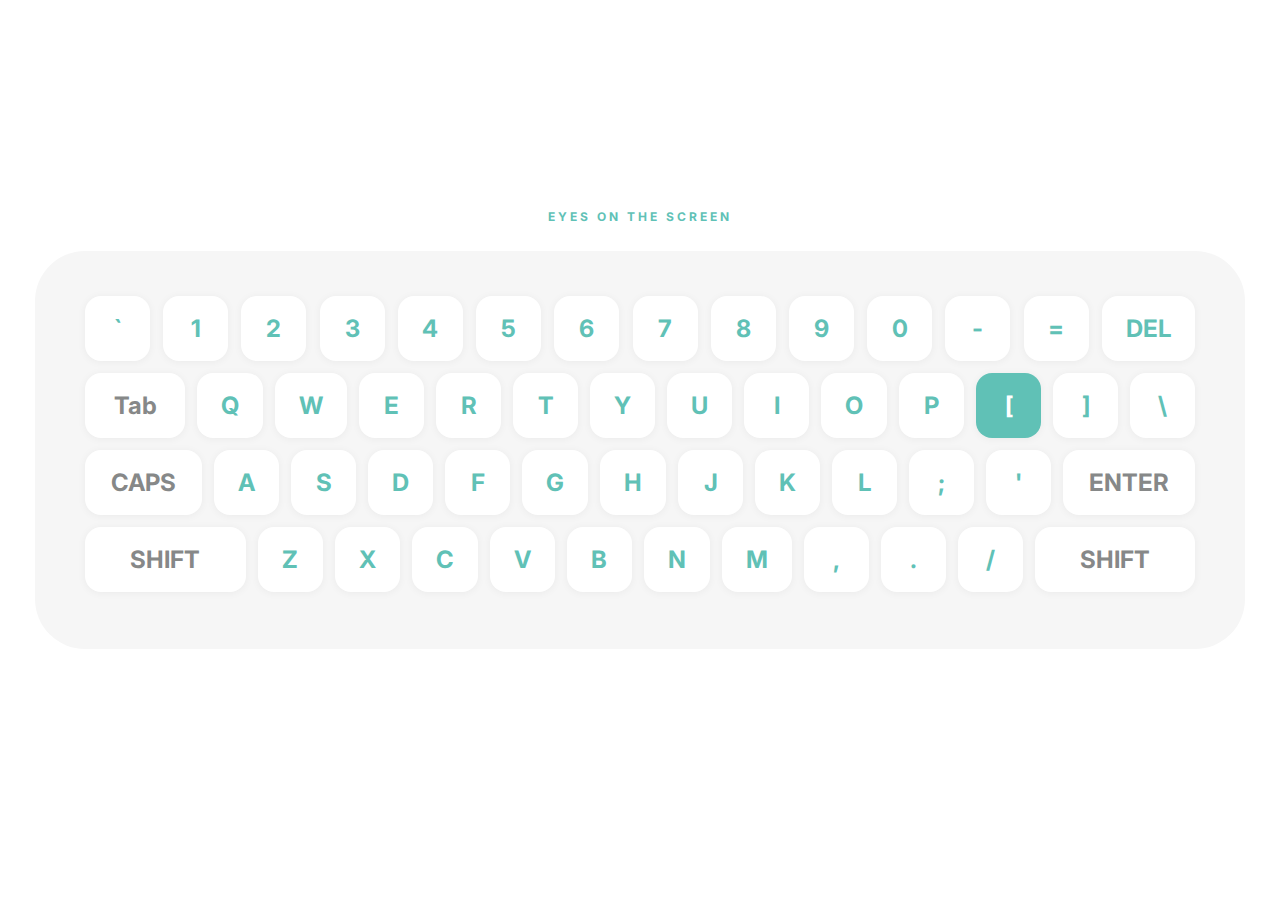
<file: dayFour/index.html>
<!DOCTYPE html>
<html lang="en">

<head>
  <meta charset="UTF-8">
  <meta http-equiv="X-UA-Compatible" content="IE=edge">
  <meta name="viewport" content="width=device-width, initial-scale=1.0">
  <title>04 - Eyes on the Screen || Advent of JavaScript</title>
  <link rel="stylesheet" href="styles.css">
</head>

<body>
  <div class="keyboard">
    <h1>Eyes on the Screen</h1>
    <div class="row">
      <button class="key" data-key="`" id="0">`</button>
      <button class="key" data-key="1" id="1">1</button>
      <button class="key" data-key="2" id="2">2</button>
      <button class="key" data-key="3" id="3">3</button>
      <button class="key" data-key="4" id="4">4</button>
      <button class="key" data-key="5" id="5">5</button>
      <button class="key" data-key="6" id="6">6</button>
      <button class="key" data-key="7" id="7">7</button>
      <button class="key" data-key="8" id="8">8</button>
      <button class="key" data-key="9" id="9">9</button>
      <button class="key" data-key="0" id="10">0</button>
      <button class="key" data-key="-" id="11">-</button>
      <button class="key" data-key="=" id="12">=</button>
      <button class="key" data-key="BACKSPACE" id="13">DEL</button>
    </div>
    <div class="row">
      <button class="key utility" data-key="TAB" id="14">Tab</button>
      <button class="key" data-key="Q" id="15">Q</button>
      <button class="key" data-key="W" id="16">W</button>
      <button class="key" data-key="E" id="17">E</button>
      <button class="key" data-key="R" id="18">R</button>
      <button class="key" data-key="T" id="19">T</button>
      <button class="key" data-key="Y" id="20">Y</button>
      <button class="key" data-key="U" id="21">U</button>
      <button class="key" data-key="I" id="22">I</button>
      <button class="key" data-key="O" id="23">O</button>
      <button class="key" data-key="P" id="24">P</button>
      <button class="key" data-key="[" id="25">[</button>
      <button class="key" data-key="]" id="26">]</button>
      <button class="key" data-key="\" id="27">\</button>
    </div>
    <div class="row">
      <button class="key utility" data-key="CAPSLOCK" id="28">CAPS</button>
      <button class="key" data-key="A" id="29">A</button>
      <button class="key" data-key="S" id="30">S</button>
      <button class="key" data-key="D" id="31">D</button>
      <button class="key" data-key="F" id="32">F</button>
      <button class="key" data-key="G" id="33">G</button>
      <button class="key" data-key="H" id="34">H</button>
      <button class="key" data-key="J" id="35">J</button>
      <button class="key" data-key="K" id="36">K</button>
      <button class="key" data-key="L" id="37">L</button>
      <button class="key" data-key=";" id="38">;</button>
      <button class="key" data-key="'" id="39">'</button>
      <button class="key utility" data-key="ENTER" id="40">ENTER</button>
    </div>
    <div class="row">
      <button class="key utility" data-key="SHIFT" id="41">SHIFT</button>
      <button class="key" data-key="Z" id="42">Z</button>
      <button class="key" data-key="X" id="43">X</button>
      <button class="key" data-key="C" id="44">C</button>
      <button class="key" data-key="V" id="45">V</button>
      <button class="key" data-key="B" id="46">B</button>
      <button class="key" data-key="N" id="47">N</button>
      <button class="key" data-key="M" id="48">M</button>
      <button class="key" data-key="," id="49">,</button>
      <button class="key" data-key="." id="50">.</button>
      <button class="key" data-key="/" id="51">/</button>
      <button class="key utility" data-key="SHIFT" id="52">SHIFT</button>
    </div>
  </div>
  <script src="app.js"></script>
</body>

</html>
</file>
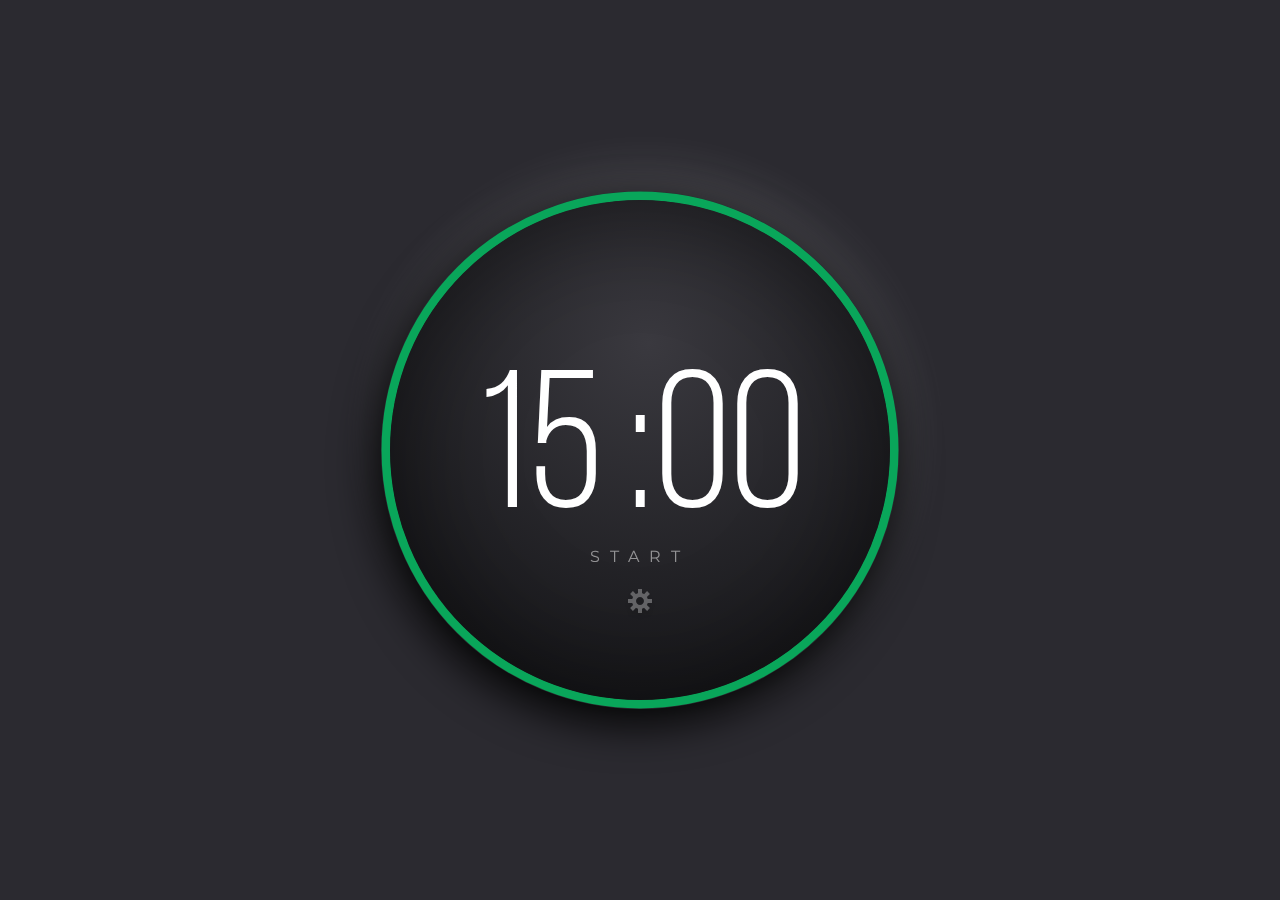
<file: dayOne/index.html>
<!DOCTYPE html>
<html lang="en">

<head>
  <meta charset="UTF-8">
  <meta http-equiv="X-UA-Compatible" content="IE=edge">
  <meta name="viewport" content="width=device-width, initial-scale=1.0">
  <title>01 - Pomodoro || Advent of JavaScript</title>
  <link rel="stylesheet" href="./styles.css" />
</head>

<body>

  <div class="wrapper">
    <div class="ring">
      <svg width="518" height="518" viewBox="0 0 518 518">
        <circle stroke-width="9px" x="0" y="y" cx="259" cy="259" r="254" />
      </svg>
    </div>

    <div class="timer">
      <div class="time">
        <div class="minutes">
          <input type="number" min="0" max="99" id="minute-value" value="15" disabled autocomplete="off"/>
        </div>
        <div class="colon">:</div>
        <div class="seconds">
          <input type="number" min="0" max="59" id="second-value" value="00" disabled autocomplete="off" />
        </div>
      </div>
      <button class="start" onclick=countdown() id=startButton>start</button>
      <button class="settings" onclick=edit()>
        <img src="images/gear.svg" alt="Settings" />
      </button>
    </div>
  </div>
<script src="./index.js"></script>
</body>

</html>
</file>
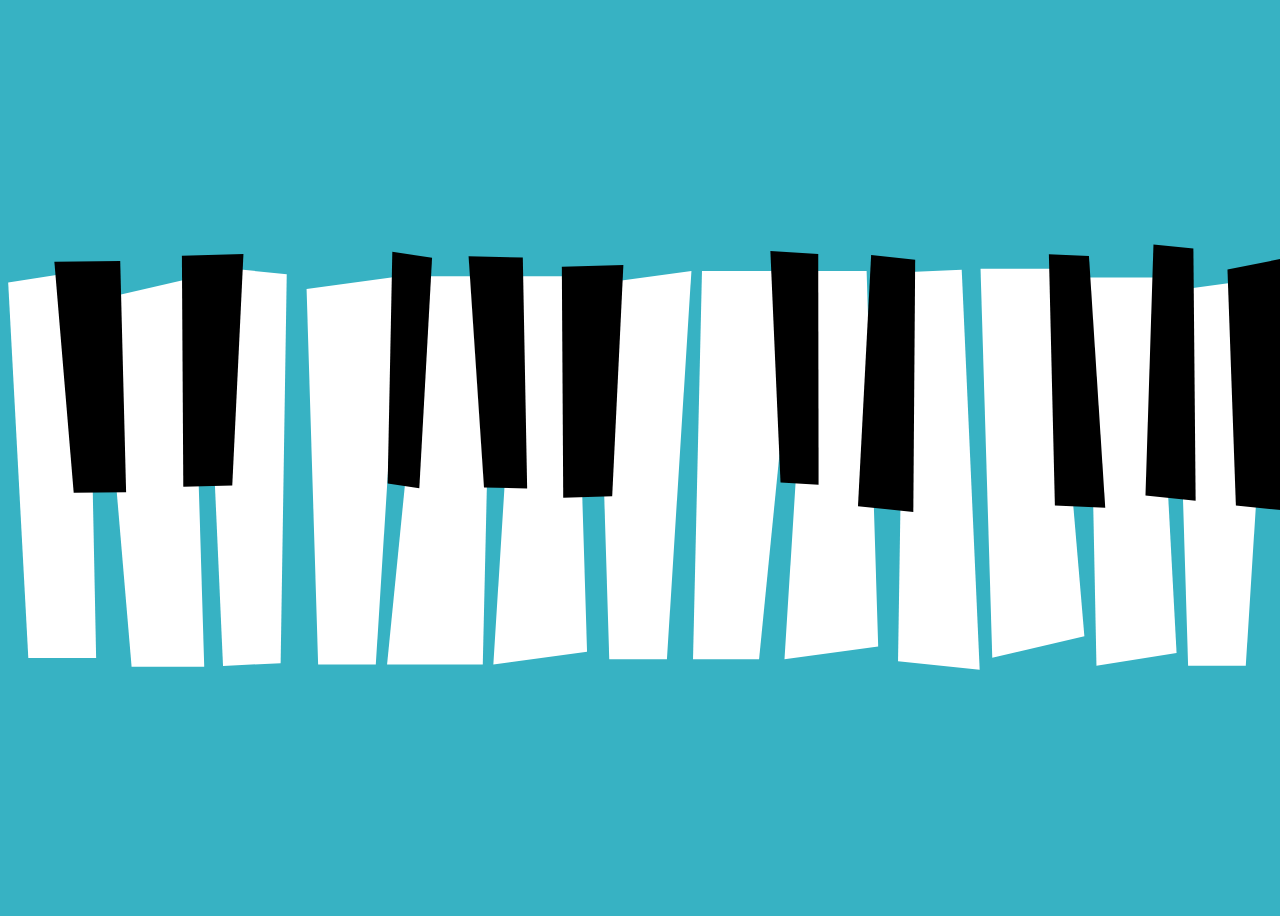
<file: dayThree/index.html>
<!DOCTYPE html>
<html lang="en">

<head>
  <meta charset="UTF-8">
  <meta http-equiv="X-UA-Compatible" content="IE=edge">
  <meta name="viewport" content="width=device-width, initial-scale=1.0">
  <title>03 - Piano || Advent of JavaScript</title>
  <link rel="stylesheet" href="./styles.css" />
</head>

<body>

  <div class="piano">
    <svg width="1387" height="467" viewBox="0 0 1387 467" fill="none" xmlns="http://www.w3.org/2000/svg">
      <!-- white keys -->
      <a href="#" onclick=play("key-1")>
        <path class="white-keys" d="M638.996 44.2128L740.544 30.4131L714.007 451.115H651.516L638.996 44.2128Z"  />
      </a>
      <a href="#" onclick=play("key-2")>
        <path class="white-keys"
          d="M627.456 442.886L525.908 456.686L552.445 35.9836L614.936 35.9836L627.456 442.886Z" />
      </a>
      <a href="#" onclick=play("key-3")>
        <path class="white-keys"
          d="M942.914 437.315L841.366 451.115L867.903 30.4131L930.395 30.4131L942.914 437.315Z" />
      </a>
      <a href="#" onclick=play("key-4")>
        <path class="white-keys"
          d="M323.538 49.7834L425.086 35.9836L398.549 456.686L336.057 456.686L323.538 49.7834Z" />
      </a>
      <a href="#" onclick=play("key-5")>
        <path class="white-keys" d="M1266.25 51.0879L1367.8 37.2881L1341.26 457.99H1278.77L1266.25 51.0879Z" />
      </a>
      <a href="#" onclick=play("key-6")>
        <path class="white-keys" d="M1266.25 444.19L1179.45 457.99L1170.96 37.2881L1244.45 37.2881L1266.25 444.19Z" />
      </a>
      <a href="#" onclick=play("key-7")>
        <path class="white-keys"
          d="M0.198484 42.9083L86.9996 29.1086L95.4927 449.811L22.0025 449.811L0.198484 42.9083Z" />
      </a>
      <a href="#" onclick=play("key-8")>
        <path class="white-keys"
          d="M1166.36 426.108L1066.54 449.292L1053.83 27.9453L1132.51 27.9451L1166.36 426.108Z" />
      </a>
      <a href="#" onclick=play("key-9")>
        <path class="white-keys" d="M100.091 60.9909L199.916 37.8068L212.62 459.154L133.938 459.154L100.091 60.9909Z" />
      </a>
      <a href="#" onclick=play("key-10")>
        <path class="white-keys"
          d="M1052.91 462.278L964.417 453.282L971.021 31.7954L1033.44 28.8389L1052.91 462.278Z" />
      </a>
      <a href="#" onclick=play("key-11")>
        <path class="white-keys" d="M213.545 24.821L302.035 33.8169L295.431 455.303L233.01 458.26L213.545 24.821Z" />
      </a>
      <a href="#" onclick=play("key-12")>
        <path class="white-keys" d="M751.992 30.4131L855.696 30.4131L813.855 451.115H742.286L751.992 30.4131Z" />
      </a>
      <a href="#" onclick=play("key-13")>
        <path class="white-keys" d="M514.46 456.686L410.756 456.686L452.597 35.9836L524.166 35.9836L514.46 456.686Z" />
      </a>

      <!-- black keys -->
      <a href="#" onclick=play("key-14")>
        <path class="black-keys" d="M50.2409 20.4357L121.598 19.5728L127.98 269.937L71.194 270.624L50.2409 20.4357Z" />
      </a>
      <a href="#" onclick=play("key-15")>
        <path class="black-keys" d="M255.13 11.8923L188.438 13.8596L189.947 264.228L243.021 262.663L255.13 11.8923Z" />
      </a>
      <a href="#" onclick=play("key-16")>
        <path class="black-keys" d="M666.823 23.7702L600.131 25.7375L601.64 276.106L654.713 274.541L666.823 23.7702Z" />
      </a>
      <a href="#" onclick=play("key-17")>
        <path class="black-keys" d="M416.443 9.5631L459.528 15.9547L445.694 265.656L411.407 260.57L416.443 9.5631Z" />
      </a>
      <a href="#" onclick=play("key-18")>
        <path class="black-keys"
          d="M826.095 8.69799L877.949 11.8464L878.363 262.021L837.098 259.516L826.095 8.69799Z" />
      </a>
      <a href="#" onclick=play("key-19")>
        <path class="black-keys"
          d="M980.986 291.443L921.019 285.153L935.293 13.1079L983.015 18.1132L980.986 291.443Z" />
      </a>
      <a href="#" onclick=play("key-20")>
        <path class="black-keys" d="M1188.97 286.865L1134.4 284.46L1127.89 12.187L1171.32 14.1007L1188.97 286.865Z" />
      </a>
      <a href="#" onclick=play("key-21")>
        <path class="black-keys" d="M1286.92 279.16L1232.57 273.722L1241.22 1.50762L1284.47 5.8349L1286.92 279.16Z" />
      </a>
      <a href="#" onclick=play("key-22")> 
        <path class="black-keys"
          d="M1384.88 289.883L1330.52 284.445L1321.41 28.6993L1382.42 16.5584L1384.88 289.883Z" />
      </a>
      <a href="#" onclick=play("key-23")>
        <path class="black-keys"
          d="M499.081 14.3453L557.845 15.7525L562.558 265.969L515.794 264.849L499.081 14.3453Z" />
      </a>
    </svg>

  </div>
  <script src="app.js"></script>
</body>

</html>
</file>
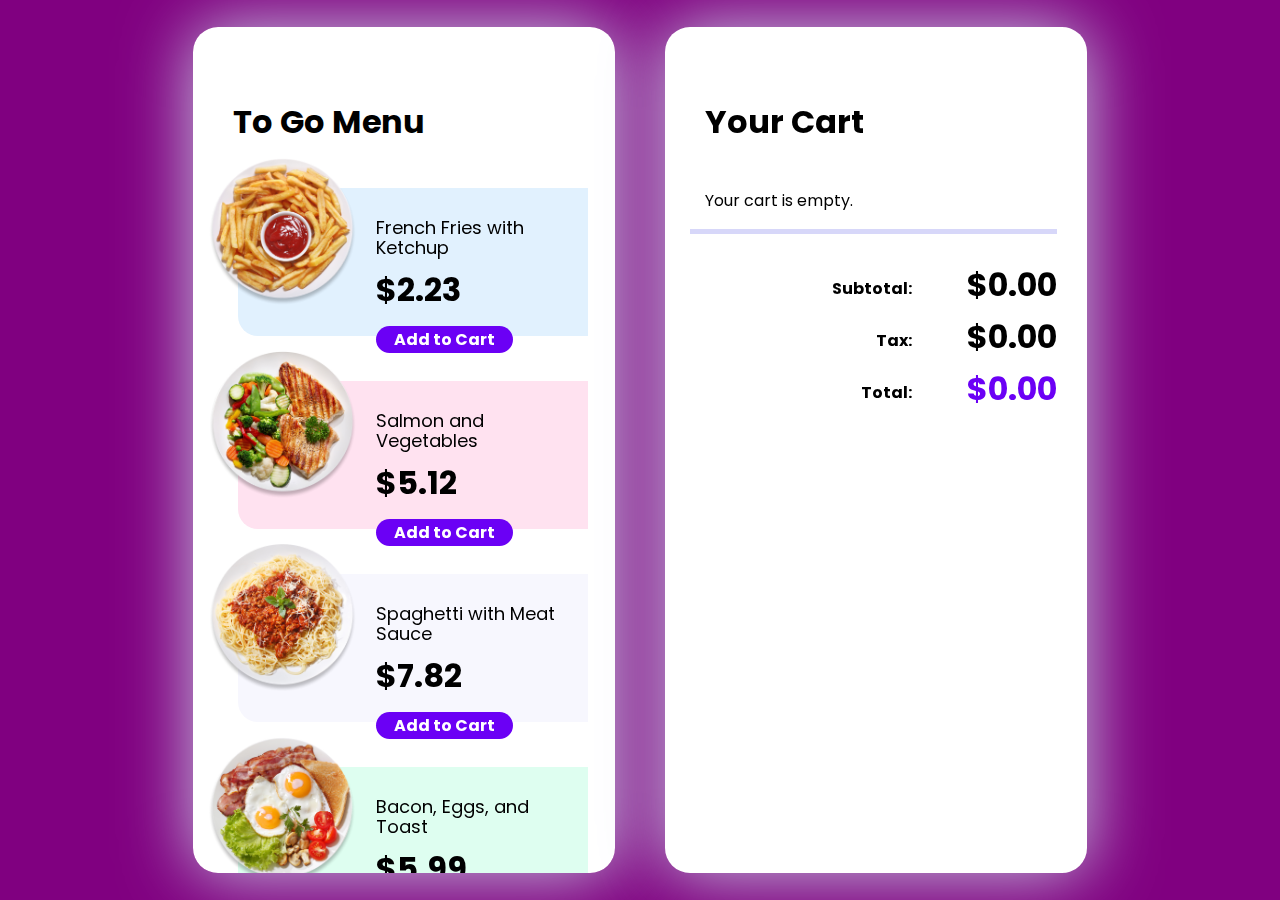
<file: dayTwo/index.html>
<!DOCTYPE html>
<html lang="en">

<head>
  <meta charset="UTF-8">
  <meta http-equiv="X-UA-Compatible" content="IE=edge">
  <meta name="viewport" content="width=device-width, initial-scale=1.0">
  <title>02 - E-Commerce Component || Advent of JavaScript</title>
  <link rel="stylesheet" href="./styles.css" />
</head>

<body>

  <div class="wrapper menu">
    <div class="panel">
      <h1>To Go Menu</h1>
      <ul class="menu">
        <li>
          <div class="plate">
            <img src="images/plate__french-fries.png" alt="French Fries" class="plate" />
          </div>
          <div class="content">
            <p class="menu-item">French Fries with Ketchup</p>
            <p class="price">$2.23</p>
            <button class="add" id="0" onclick=addToMenu(0)>
              Add to Cart
            </button>
          </div>
        </li>
        <li>
          <div class="plate">
            <img src="images/plate__salmon-vegetables.png" alt="Salmon and Vegetables" class="plate" />
          </div>
          <div class="content">
            <p class="menu-item">Salmon and Vegetables</p>
            <p class="price">$5.12</p>
            <button class="add" id="1"  onclick=addToMenu(1)>Add to Cart</button>
          </div>
        </li>
        <li>
          <div class="plate">
            <img src="images/plate__spaghetti-meat-sauce.png" alt="Spaghetti Meat Sauce" class="plate" />
          </div>
          <div class="content">
            <p class="menu-item">Spaghetti with Meat Sauce</p>
            <p class="price">$7.82</p>
            <button class="add" id="2" onclick=addToMenu(2)>Add to Cart</button>
          </div>
        </li>
        <li>
          <div class="plate">
            <img src="images/plate__bacon-eggs.png" alt="Bacon, Eggs, and Toast" class="plate" />
          </div>
          <div class="content">
            <p class="menu-item">Bacon, Eggs, and Toast</p>
            <p class="price">$5.99</p>
            <button class="add" id="3" onclick=addToMenu(3)>Add to Cart</button>
          </div>
        </li>
        <li>
          <div class="plate">
            <img src="images/plate__chicken-salad.png" alt="Chicken Salad with Parmesean" class="plate" />
          </div>
          <div class="content">
            <p class="menu-item">Chicken Salad with Parmesan</p>
            <p class="price">$6.98</p>
            <button class="add" id="4" onclick=addToMenu(4)>Add to Cart</button>
          </div>
        </li>
        <li>
          <div class="plate">
            <img src="images/plate__fish-sticks-fries.png" alt="Fish Sticks and Fries" class="plate" />
          </div>
          <div class="content">
            <p class="menu-item">Fish Sticks and Fries</p>
            <p class="price">$6.34</p>
            <button class="add" id="5" onclick=addToMenu(5)>Add to Cart</button>
          </div>
        </li>
      </ul>
    </div>

    <div class="panel cart">
      <h1>Your Cart</h1>
      <p class="empty" id="emptyCart">Your cart is empty.</p>

      <ul class="cart-summary" id="chosenDishes">
        
        <!-- item 1 -->
        
      </ul>  
      <div class="totals">
        <div class="line-item">
          <div class="label">Subtotal:</div>
          <div class="amount price subtotal" id="subTotal">$0.00</div>
        </div>
        <div class="line-item">
          <div class="label">Tax:</div>
          <div class="amount price tax" id="tax">$0.00</div>
        </div>
        <div class="line-item total">
          <div class="label">Total:</div>
          <div class="amount price total" id="total">$0.00</div>
        </div>
      </div>
    </div>
  </div>
  <script src="app.js"></script>
</body>

</html>
</file>
<file: dayFour/styles.css>
@import url('https://fonts.googleapis.com/css2?family=Inter:wght@700&display=swap');

body {
  align-items: center;
  display: flex;
  justify-content: center;
  min-height: 100vh;
  min-width: 100vw;
  margin: 0;
  padding: 0;
}

.keyboard {
  background: #F6F6F6;
  padding: 45px 50px;
  border-radius: 50px;
  position: relative;
}

h1 {
  color: #60C1B6;
  font-family: 'Inter', sans-serif;
  text-transform: uppercase;
  letter-spacing: 3px;
  font-weight: bold;
  font-size: .75rem;
  text-align: center;
  position: absolute;
  top: -50px;
  left: 50%;
  width: 100vw;
  transform: translateX(-50%);
}

.row {
  display: flex;
  justify-content: space-between;
  gap: 12px;
  margin-bottom: 12px;
  width: 1110px;
}

.key {
  background: #FFFFFF;
  box-shadow: 0px 1px 8px rgba(0, 0, 0, 0.05);
  border: none;
  border-radius: 16px;
  color: #60C1B6;
  cursor: pointer;
  display: flex;
  font-family: 'Inter', sans-serif;
  font-size: 1.5rem;
  font-weight: bold;
  justify-content: center;
  min-width: 65px;
  align-items: center;
  padding: 18px 24px;
  height: 65px;
  box-sizing: border-box;
}

.utility {
  color: #868888;
  flex: auto;
}

.key:hover {
  background:  #ffd200;
  color: black;
}

.jiggle {
  animation: jiggle 1s;
  animation-iteration-count: infinite;
  background: #60C1B6;
  color: white;
}

@keyframes jiggle {
  0% { transform: translate(1px, 1px) rotate(0deg); }
  10% { transform: translate(-1px, -2px) rotate(-1deg); }
  20% { transform: translate(-3px, 0px) rotate(1deg); }
  30% { transform: translate(3px, 2px) rotate(0deg); }
  40% { transform: translate(1px, -1px) rotate(1deg); }
  50% { transform: translate(-1px, 2px) rotate(-1deg); }
  60% { transform: translate(-3px, 1px) rotate(0deg); }
  70% { transform: translate(3px, 1px) rotate(-1deg); }
  80% { transform: translate(-1px, -1px) rotate(1deg); }
  90% { transform: translate(1px, 2px) rotate(0deg); }
  100% { transform: translate(1px, -2px) rotate(-1deg); }
}
</file>
<file: dayOne/styles.css>
@import url('https://fonts.googleapis.com/css2?family=Montserrat:wght@700&display=swap');

@font-face {
  font-family: "bebas";
  src: url('./fonts/bebasneue-book-webfont.woff') format('woff'),
      url('./fonts/bebasneue-book-webfont.woff2') format('woff2');
}

body {
  align-items: center;
  background: #2B2A30;
  display: flex;
  justify-content: center;
  margin: 0;
  min-height: 100vh;
  min-width: 100vw;
  padding: 0;
}

/* outer glow */
.wrapper {
  align-items: center;
  border-radius: 50%;
  box-shadow: -5px 14px 44px #000000, 5px -16px 50px rgba(255, 255, 255, 0.15);
  display: flex;
  height: 518px;
  justify-content: center;
  position: relative;
  width: 518px;
}

.ring {
  position: absolute;
  left: 0;
  stroke: #09A65A;
  top: 0;
  z-index: 1;
}

.ring.ending circle {
  stroke: #900A0A;
}

/* inner circle */
.timer {
  align-items: center;
  background: radial-gradient(71.4% 71.4% at 51.7% 28.6%, #3A393F 0%, #17171A 100%);
  border-radius: 50%;
  box-shadow: inset 0px 0px 114px rgba(0, 0, 0, 0.45);
  color: white;
  display: flex;
  flex-direction: column;
  height: 500px;
  justify-content: center;
  position: relative;
  width: 500px;
  z-index: 2;
}

/* actual time */
.time {
  display: flex;
  font-family: "bebas";
  font-size: 196px;
  margin: 30px auto;
  position: relative;
  top: 30px;
}

input[type="number"] {
  border: 0;
  border-bottom: 1px dashed white;
  background: none;
  color: white;
  font-family: "bebas";
  font-size: 196px;
  height: 170px;
  width: 160px;
  text-align: center;
  outline: none;
}

input[type=number]:disabled {
  border-bottom: none;
}

.start {
  cursor: pointer;
  font-family: 'Montserrat', sans-serif;
  font-size: 16px;
  letter-spacing: 10px;
  line-height: 20px;
  background: none;
  color: white;
  opacity: .5;
  border: none;
  text-transform: uppercase;
  margin-bottom: 20px;
}

.start:hover {
  opacity: 1;
}

.settings {
  border: none;
  background: none;
  cursor: pointer;
  opacity: 0.3;
}

.settings:hover {
  opacity: 1;
}
</file>
<file: dayThree/styles.css>
body {
  background: #37B2C3;
}

.piano {
  width: 100vw;
  height: 100vh;
  display: flex;
  align-items: center;
  justify-content: center;
}

.white-keys {
 fill: white;
}

.white-keys:hover {
  fill: #ffd200;
}

.black-keys {
  fill: black;
}

.black-keys:hover {
  fill: #f40082;  
}
</file>
<file: dayTwo/styles.css>
@import url('https://fonts.googleapis.com/css2?family=Poppins:wght@400;700&display=swap');

body {
  background-color: purple;
  font-family: 'Poppins', sans-serif;
  margin: 0;
  padding: 0;
  min-height: 100%;
  min-width: 100%;
}

.wrapper {
  align-items: center;
  display: flex;
  justify-content: center;
  width: 100vw;
  gap: 50px;
  height: 100vh;
}

.panel {
  background: white;
  border-radius: 25px;
  box-sizing: border-box;
  box-shadow: 0px 0px 70px #C7CBE3;
  height: 94vh;
  padding-top: 50px;
  overflow-y: scroll;
  width: 33vw;
}

h1 {
  padding-left: 40px;
  font-size: 2rem;
  font-weight: bold;
  padding-bottom: 20px;
}

ul {
  list-style-type: none;
  margin: 0;
  padding: 0;
}

ul.menu li {
  margin-left: 15px;
  display: flex;
  padding-right: 30px;
  position: relative;
  gap: 20px;
  margin-bottom: 45px;
}

ul.menu li:nth-child(4n + 1):before {
  --background: #e1f1fe
}

ul.menu li:nth-child(4n + 2):before {
  --background: #ffe2f0
}

ul.menu li:nth-child(4n + 3):before {
  --background: #f7f7fe
}

ul.menu li:nth-child(4n + 4):before {
  --background: #defef0
}

ul.menu li:before {
  background: var(--background);
  border-bottom-left-radius: 20px;
  border-top-left-radius: 20px;
  content: '';
  display: block;
  width: 86%;
  height: 100%;
  position: absolute;
  left: 30px;
  top: 0;
  z-index: 1;
}

ul.menu .plate {
  height: 148px;
  width: 148px;
  position: relative;
  z-index: 2;
  top: -15px;
}

ul.menu .content {
  padding-top: 30px;
  position: relative;
  width: 100%;
  z-index: 3;
}

.menu-item {
  font-size: 1.125rem;
  line-height: 20px;
  margin: 0 0 16px 0;
  padding: 0;
}

.price,
.subtotal{
  font-size: 2rem;
  line-height: 1;
  font-weight: bold;
}

ul.menu .price {
  margin: 0 0 20px 0;
  padding: 0;
}

button {
  background: #6B00F5;
  border: none;
  cursor: pointer;
  font-family: 'Poppins', sans-serif;
  border-radius: 20px;
  padding: 4px 18px;
  font-size: 1rem;
  color: white;
  font-weight: bold;
  line-height: 1.2;
  display: flex;
  align-items: center;
  justify-content: center;
  gap: 10px;
}

ul.menu button {
  position: absolute;
}

button.in-cart {
  background: black;
}

.cart p.empty {
  padding-left: 40px;
}

.cart-summary {
  border-bottom: 5px solid #D7D7F9;
  margin: 0 30px 0 25px;
}

.cart-summary li {
  display: grid;
  grid-template-areas: "plate content content"
    "plate quantity price";
}

.cart-summary .menu-item {
  margin-bottom: 5px;
}

.cart-summary p {
  margin-bottom: 0;
}

.cart-summary .price {
  margin: 0 0 16px 0;
  font-size: 1rem;
}

.cart .plate {
  position: relative;
  height: 64px;
  width: 64px;
  display: flex;
  align-items: center;
  justify-content: center;
  grid-area: plate;
}

.cart .plate img {
  height: 64px;
  width: 64px;
  position: absolute;
  left: 0;
  top: 0;
  z-index: 1;
}

.cart-summary .content {
  grid-area: content;
}

.cart .quantity {
  background: black;
  color: white;
  font-size: 1rem;
  grid-area: quantity;
  font-weight: bold;
  border-radius: 50%;
  height: 32px;
  width: 32px;
  display: flex;
  align-items: center;
  justify-content: center;
  z-index: 2;
}

.quantity__wrapper {
  display: flex;
  gap: 10px;
}

.quantity__wrapper .quantity {
  background: none;
  color: black;
}

.decrease,
.increase {
  padding: 0;
  height: 32px;
  width: 32px;
  display: block;
}

.decrease:hover,
.increase:hover {
  background: black;
}

.decrease img {
  top: 1px;
  position: relative;
  left: -1px;
}

.increase img {
  transform: rotate(180deg);
  position: relative;
  top: 1px;
  left: 2px;
}

.cart-summary li {
  border-bottom: 1px solid #D7D7F9;
  margin-bottom: 45px;
  padding-bottom: 45px;
}

.cart-summary li:last-child {
  border-bottom: 0;
  padding-bottom: 0;
}

.cart-summary li .subtotal {
  text-align: right;
}

.totals {
  padding: 35px 30px;
}

.line-item {
  display: flex;
  align-items: flex-end;
  text-align: right;
  margin-bottom: 20px;
}

.line-item .label {
  font-size: 1rem;
  font-weight: bold;
  width: 60%;
}

.line-item .amount {
  width: 40%;
}

.line-item.total .price {
  color: #6B00F5;
}
</file>
